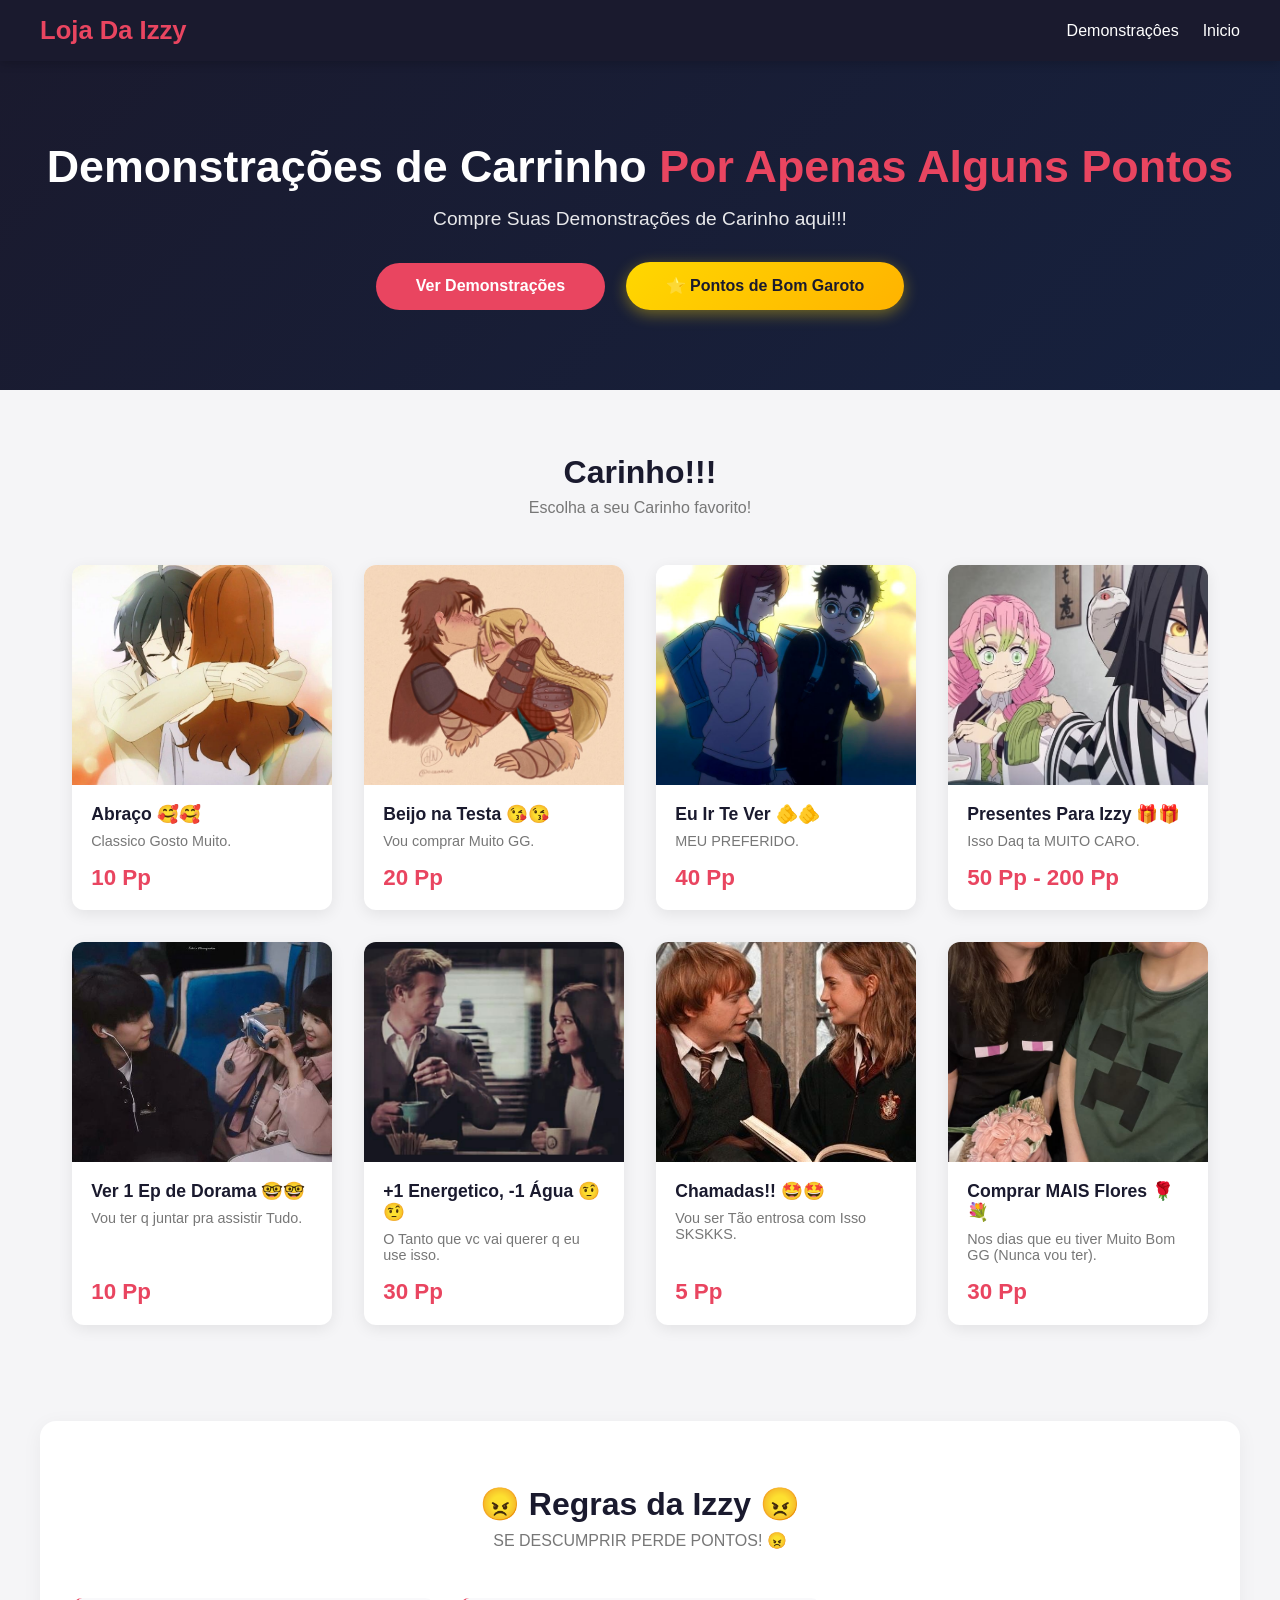
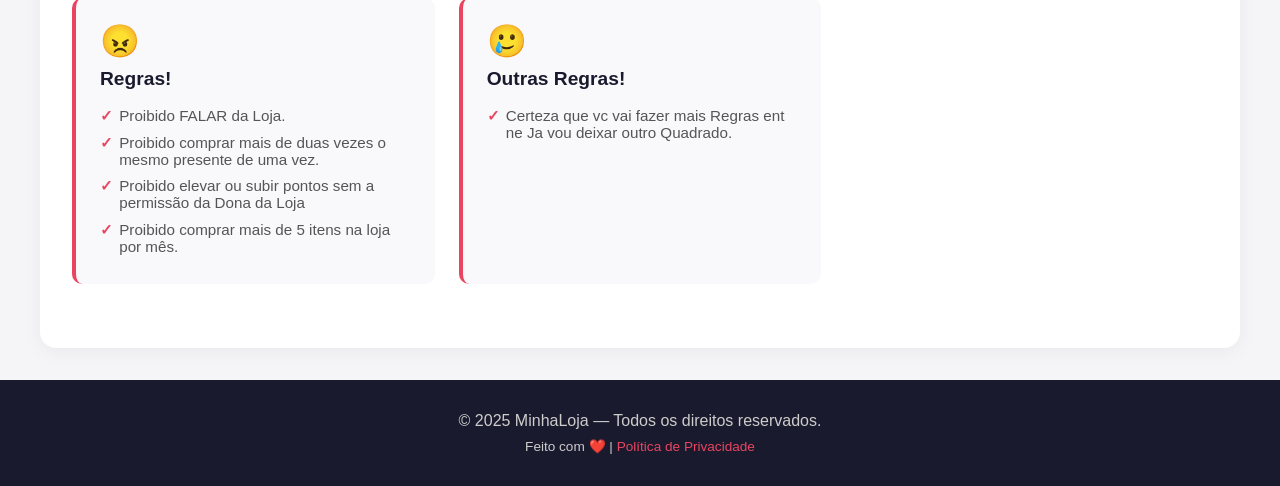
<file: index.html>
<!DOCTYPE html>
<html lang="pt-BR">
<head>
  <meta charset="UTF-8">
  <meta name="viewport" content="width=device-width, initial-scale=1.0">
  <title>Loja Da Izzy | Gaste Os Pontos de Bom Garoto</title>
  <link rel="stylesheet" href="style.css">
</head>
<body>

  <!-- ===== HEADER ===== -->
  <header>
    <div class="header-container">
      <div class="logo">Loja Da Izzy</div>
      <nav>
        <ul>
          <li><a href="#produtos">Demonstraçôes
          </a></li>
          <li><a href="#">Inicio</a></li>
        </ul>
      </nav>
    </div>
  </header>

  <!-- ===== HERO ===== -->
  <section class="hero">
    <h1>Demonstrações de Carrinho <span>Por Apenas Alguns Pontos</span></h1>
    <p>Compre Suas Demonstrações de Carinho aqui!!!</p>
    <a href="#produtos" class="btn">Ver Demonstrações</a>
    <!-- Botão que abre a nova aba -->
<a href="pontos.html" target="_blank" class="btn-pontos">⭐ Pontos de Bom Garoto</a>
  </section>

  <!-- ===== PRODUTOS ===== -->
  <section class="container" id="produtos">
    <h2 class="section-title">Carinho!!!</h2>
    <p class="section-subtitle">Escolha a seu Carinho favorito!</p>

    <div class="products-grid" id="productsGrid">

      <!-- PRODUTO 1 -->
      <div class="product-card">
        <img src="produto1.jpg" alt="Produto 1" class="product-image">
        <div class="product-info">
          <h3 class="product-name">Abraço 🥰🥰</h3>
          <p class="product-desc">Classico Gosto Muito.</p>
          <div class="product-price">10 Pp <del></del></div>
        </div>
      </div>

      <!-- PRODUTO 2 -->
      <div class="product-card">
        <img src="produto2.jpg" alt="Produto 2" class="product-image">
        <div class="product-info">
          <h3 class="product-name">Beijo na Testa 😘😘</h3>
          <p class="product-desc">Vou comprar Muito GG.</p>
          <div class="product-price">20 Pp <del></del></div>
        </div>
      </div>

      <!-- PRODUTO 3 -->
      <div class="product-card">
        <img src="produto3.jpg" alt="Produto 3" class="product-image">
        <div class="product-info">
          <h3 class="product-name">Eu Ir Te Ver 🫵🫵</h3>
          <p class="product-desc">MEU PREFERIDO.</p>
          <div class="product-price">40 Pp <del></del></div>
        </div>
      </div>

      <!-- PRODUTO 4 -->
      <div class="product-card">
        <img src="produto4.jpg" alt="Produto 4" class="product-image">
        <div class="product-info">
          <h3 class="product-name">Presentes Para Izzy 🎁🎁</h3>
          <p class="product-desc">Isso Daq ta MUITO CARO.</p>
          <div class="product-price">50 Pp - 200 Pp</div>
        </div>
      </div>

      <!-- PRODUTO 5 -->
      <div class="product-card">
        <img src="produto5.jpg" alt="Produto 5" class="product-image">
        <div class="product-info">
          <h3 class="product-name">Ver 1 Ep de Dorama 🤓🤓</h3>
          <p class="product-desc">Vou ter q juntar pra assistir Tudo.</p>
          <div class="product-price">10 Pp <del></del></div>
        </div>
      </div>

      <!-- PRODUTO 6 -->
      <div class="product-card">
        <img src="produto6.jpg" alt="Produto 6" class="product-image">
        <div class="product-info">
          <h3 class="product-name">+1 Energetico, -1 Água 🤨🤨</h3>
          <p class="product-desc">O Tanto que vc vai querer q eu use isso.</p>
          <div class="product-price">30 Pp</div>
        </div>
      </div>

      <!-- PRODUTO 7 -->
      <div class="product-card">
        <img src="produto7.jpg" alt="Produto 7" class="product-image">
        <div class="product-info">
          <h3 class="product-name">Chamadas!! 🤩🤩 </h3>
          <p class="product-desc">Vou ser Tão entrosa com Isso SKSKKS.</p>
          <div class="product-price">5 Pp <del></del></div>
        </div>
      </div>

      <!-- PRODUTO 8 -->
      <div class="product-card">
        <img src="produto8.jpg" alt="Produto 8" class="product-image">
        <div class="product-info">
          <h3 class="product-name">Comprar MAIS Flores 🌹💐</h3>
          <p class="product-desc">Nos dias que eu tiver Muito Bom GG (Nunca vou ter).</p>
          <div class="product-price">30 Pp <del></del></div>
        </div>
      </div>

    </div>
  </section>

  <!-- ===== REGRAS ===== -->
  <section class="container" id="regras">
    <h2 class="section-title">😠 Regras da Izzy 😠</h2>
    <p class="section-subtitle">SE DESCUMPRIR PERDE PONTOS! 😠</p>

    <div class="rules-grid">

      <div class="rule-card">
        <div class="rule-icon">😠</div>
        <h3 class="rule-title">Regras!</h3>
        <ul class="rule-list">
          <li>Proibido FALAR da Loja.</li>
          <li>Proibido comprar mais de duas vezes o mesmo presente de uma vez.</li>
          <li>Proibido elevar ou subir pontos sem a permissão da Dona da Loja</li>
          <li>Proibido comprar mais de 5 itens na loja por mês.</li>
        </ul>
      </div>

      <div class="rule-card">
        <div class="rule-icon">🥲​</div>
        <h3 class="rule-title">Outras Regras!</h3>
        <ul class="rule-list">
          <li>Certeza que vc vai fazer mais Regras ent ne Ja vou deixar outro Quadrado.</li>
        </ul>
      </div>

    </div>
  </section>

  <!-- ===== FOOTER ===== -->
  <footer>
    <p>&copy; 2025 MinhaLoja — Todos os direitos reservados.</p>
    <p style="margin-top:0.5rem; font-size:0.85rem;">
      Feito com ❤️ | <a href="#">Política de Privacidade</a>
    </p>
  </footer>

  <script src="script.js"></script>
</body>
</html>
</file>
<file: style.css>
* {
  margin: 0;
  padding: 0;
  box-sizing: border-box;
  font-family: 'Segoe UI', Tahoma, sans-serif;
}

body {
  background: #f5f5f7;
  color: #333;
}

/* ===== HEADER ===== */
header {
  background: #1a1a2e;
  color: #fff;
  padding: 1rem 2rem;
  position: sticky;
  top: 0;
  z-index: 100;
  box-shadow: 0 2px 10px rgba(0,0,0,0.2);
}

.header-container {
  max-width: 1200px;
  margin: 0 auto;
  display: flex;
  justify-content: space-between;
  align-items: center;
  flex-wrap: wrap;
  gap: 1rem;
}

.logo {
  font-size: 1.6rem;
  font-weight: bold;
  color: #e94560;
}

nav ul {
  display: flex;
  list-style: none;
  gap: 1.5rem;
}

nav a {
  color: #fff;
  text-decoration: none;
  transition: color 0.3s;
}

nav a:hover {
  color: #e94560;
}

/* ===== HERO ===== */
.hero {
  background: linear-gradient(135deg, #1a1a2e, #16213e);
  color: #fff;
  text-align: center;
  padding: 5rem 2rem;
}

.hero h1 {
  font-size: 2.8rem;
  margin-bottom: 1rem;
}

.hero h1 span {
  color: #e94560;
}

.hero p {
  font-size: 1.2rem;
  margin-bottom: 2rem;
  opacity: 0.9;
}

.btn {
  display: inline-block;
  background: #e94560;
  color: #fff;
  padding: 0.9rem 2.5rem;
  border: none;
  border-radius: 50px;
  font-size: 1rem;
  font-weight: bold;
  cursor: pointer;
  text-decoration: none;
  transition: transform 0.2s, box-shadow 0.2s;
}

.btn:hover {
  transform: translateY(-3px);
  box-shadow: 0 8px 20px rgba(233, 69, 96, 0.4);
}

/* ===== CONTAINER GERAL ===== */
.container {
  max-width: 1200px;
  margin: 0 auto;
  padding: 4rem 2rem;
}

.section-title {
  text-align: center;
  font-size: 2rem;
  margin-bottom: 0.5rem;
  color: #1a1a2e;
}

.section-subtitle {
  text-align: center;
  color: #777;
  margin-bottom: 3rem;
}

/* ===== PRODUTOS ===== */
.products-grid {
  display: grid;
  grid-template-columns: repeat(auto-fill, minmax(260px, 1fr));
  gap: 2rem;
}

.product-card {
  background: #fff;
  border-radius: 12px;
  overflow: hidden;
  box-shadow: 0 4px 15px rgba(0,0,0,0.08);
  transition: transform 0.3s, box-shadow 0.3s;
  display: flex;
  flex-direction: column;
}

.product-card:hover {
  transform: translateY(-8px);
  box-shadow: 0 12px 25px rgba(0,0,0,0.15);
}

.product-image {
  width: 100%;
  height: 220px;
  object-fit: cover;
  background: #e0e0e0;
  display: block;
}

.product-info {
  padding: 1.2rem;
  display: flex;
  flex-direction: column;
  flex-grow: 1;
}

.product-name {
  font-size: 1.1rem;
  font-weight: bold;
  margin-bottom: 0.5rem;
  color: #1a1a2e;
}

.product-desc {
  font-size: 0.9rem;
  color: #777;
  margin-bottom: 1rem;
  flex-grow: 1;
}

.product-price {
  font-size: 1.4rem;
  font-weight: bold;
  color: #e94560;
}

.product-price del {
  font-size: 0.9rem;
  color: #999;
  margin-left: 0.5rem;
  font-weight: normal;
}

/* ===== REGRAS ===== */
#regras {
  background: #fff;
  border-radius: 16px;
  margin-top: 2rem;
  box-shadow: 0 4px 20px rgba(0,0,0,0.05);
}

.rules-grid {
  display: grid;
  grid-template-columns: repeat(auto-fill, minmax(280px, 1fr));
  gap: 1.5rem;
}

.rule-card {
  background: #f9f9fb;
  border-left: 4px solid #e94560;
  border-radius: 10px;
  padding: 1.5rem;
  transition: transform 0.3s, box-shadow 0.3s;
}

.rule-card:hover {
  transform: translateY(-5px);
  box-shadow: 0 8px 20px rgba(0,0,0,0.1);
}

.rule-icon {
  font-size: 2rem;
  margin-bottom: 0.5rem;
}

.rule-title {
  font-size: 1.2rem;
  color: #1a1a2e;
  margin-bottom: 0.8rem;
}

.rule-list {
  list-style: none;
  padding: 0;
}

.rule-list li {
  font-size: 0.95rem;
  color: #555;
  padding: 0.3rem 0 0.3rem 1.2rem;
  position: relative;
}

.rule-list li::before {
  content: "✓";
  color: #e94560;
  font-weight: bold;
  position: absolute;
  left: 0;
}

/* ===== FOOTER ===== */
footer {
  background: #1a1a2e;
  color: #ccc;
  text-align: center;
  padding: 2rem;
  margin-top: 2rem;
}

footer a {
  color: #e94560;
  text-decoration: none;
}

/* ===== RESPONSIVO ===== */
@media (max-width: 600px) {
  .hero h1 { font-size: 2rem; }
  nav ul { gap: 1rem; font-size: 0.9rem; }
  .header-container { justify-content: center; text-align: center; }
  #regras { margin: 2rem 1rem; }
}
/* ===== BOTÃO PONTOS DE BOM GAROTO ===== */
.btn-pontos {
  display: inline-block;
  background: linear-gradient(135deg, #ffd700, #ffb300);
  color: #1a1a2e;
  padding: 0.9rem 2.5rem;
  border: none;
  border-radius: 50px;
  font-size: 1rem;
  font-weight: bold;
  cursor: pointer;
  text-decoration: none;
  margin-left: 1rem;
  transition: transform 0.2s, box-shadow 0.2s;
  box-shadow: 0 4px 15px rgba(255, 215, 0, 0.4);
}

.btn-pontos:hover {
  transform: translateY(-3px);
  box-shadow: 0 8px 25px rgba(255, 215, 0, 0.6);
}

@media (max-width: 600px) {
  .btn-pontos {
    display: block;
    margin: 1rem auto 0;
    text-align: center;
  }
}
</file>
